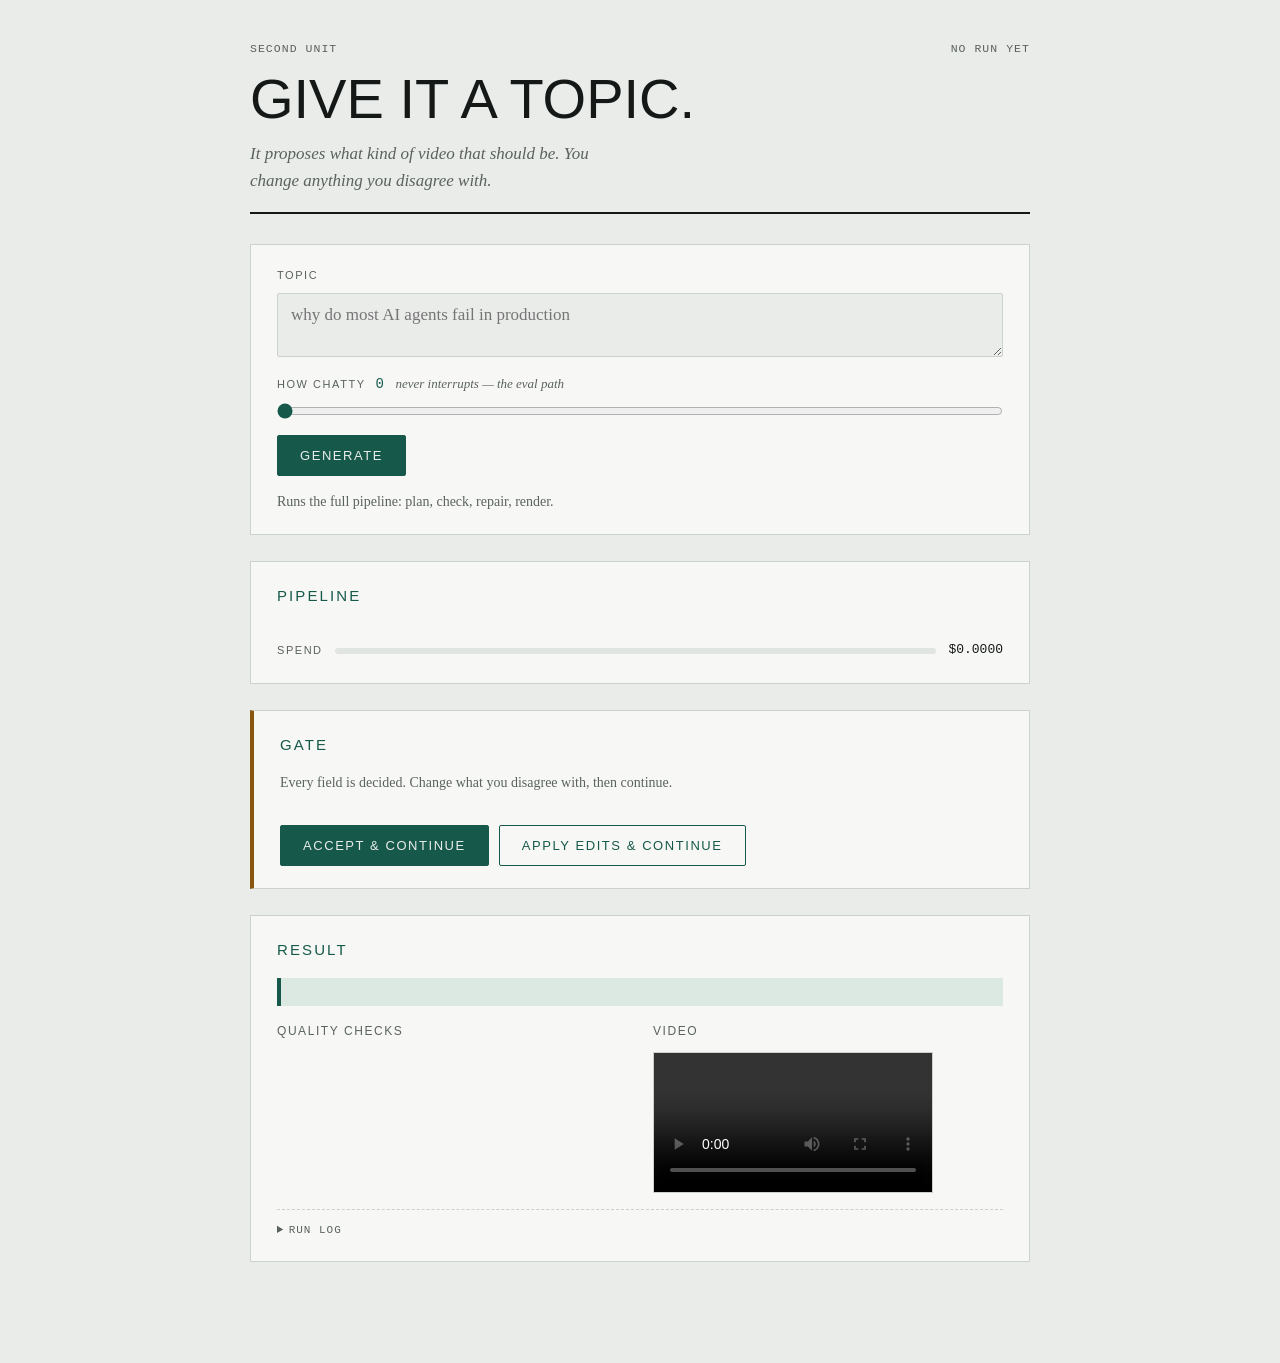
<file: ui/index.html>
<!doctype html>
<html lang="en">
<head>
<meta charset="utf-8">
<meta name="viewport" content="width=device-width, initial-scale=1">
<title>Second Unit</title>
<link rel="stylesheet" href="style.css">
</head>
<body>

<header class="slug">
  <div class="slug-top">
    <span>Second Unit</span>
    <span id="runid">no run yet</span>
  </div>
  <h1>Give it a topic.</h1>
  <p class="sub">It proposes what kind of video that should be. You change anything you disagree with.</p>
</header>

<main>

  <!-- ---------------------------------------------------------- compose -->
  <section class="panel" id="compose">
    <label class="field">
      <span class="lbl">Topic</span>
      <textarea id="topic" rows="2" placeholder="why do most AI agents fail in production"></textarea>
    </label>

    <label class="field">
      <span class="lbl">
        How chatty <output id="invOut">0</output>
        <em id="invHint">never interrupts — the eval path</em>
      </span>
      <input type="range" id="involvement" min="0" max="10" step="1" value="0">
    </label>

    <button id="go">Generate</button>
    <p class="note" id="composeNote">Runs the full pipeline: plan, check, repair, render.</p>
  </section>

  <!-- ---------------------------------------------------------- stages -->
  <section class="panel" id="progress" hidden>
    <h2>Pipeline</h2>
    <ol class="stages" id="stages"></ol>
    <div class="meter">
      <span class="lbl">Spend</span>
      <div class="bar"><div id="spendBar"></div></div>
      <span class="num" id="spendNum">$0.0000</span>
    </div>
  </section>

  <!-- ---------------------------------------------------------- gate -->
  <section class="panel gate" id="gate" hidden>
    <h2 id="gateName">Gate</h2>
    <p class="note">Every field is decided. Change what you disagree with, then continue.</p>
    <div class="grid" id="gateFields"></div>
    <details id="gatePlan" hidden>
      <summary>Show the full proposal</summary>
      <pre id="gateJson"></pre>
    </details>
    <div class="row">
      <button id="accept">Accept &amp; continue</button>
      <button id="applyEdits" class="ghost">Apply edits &amp; continue</button>
    </div>
  </section>

  <!-- ---------------------------------------------------------- result -->
  <section class="panel" id="result" hidden>
    <h2>Result</h2>
    <div class="verdict" id="verdict"></div>

    <div class="split">
      <div>
        <h3>Quality checks</h3>
        <ul class="rules" id="rules"></ul>
      </div>
      <div>
        <h3>Video</h3>
        <video id="video" controls playsinline></video>
        <p class="note" id="videoNote"></p>
      </div>
    </div>

    <details>
      <summary>Run log</summary>
      <pre id="log"></pre>
    </details>
  </section>

</main>

<script src="app.js"></script>
</body>
</html>
</file>
<file: ui/style.css>
/* Second Unit — plain CSS, no framework.
   Same palette as the project docs: cool paper, viridian, film-slate display. */

:root {
  --paper:#EAECEA; --card:#F7F8F6; --card-2:#E1E5E1; --ink:#141917; --mute:#5A625E;
  --rule:#CBD2CD; --accent:#16594A; --accent-sft:#DCE8E2; --amber:#8A5710;
  --amber-sft:#F0E5CF; --rust:#9C3D2C; --rust-sft:#F2DFDA; --code:#E3E7E3;

  --display: Futura, "Avenir Next", "Century Gothic", "Trebuchet MS", sans-serif;
  --body: Charter, "Iowan Old Style", "Palatino Linotype", Georgia, serif;
  --data: "SF Mono", ui-monospace, Menlo, "Roboto Mono", monospace;
}

@media (prefers-color-scheme: dark) {
  :root {
    --paper:#0F1312; --card:#171C1A; --card-2:#202725; --ink:#E4E9E6; --mute:#8D968F;
    --rule:#2B332F; --accent:#56C4A3; --accent-sft:#16302A; --amber:#D6A052;
    --amber-sft:#302719; --rust:#E5836D; --rust-sft:#33201C; --code:#121716;
  }
}

* { box-sizing: border-box; margin: 0; padding: 0; }

body {
  background: var(--paper); color: var(--ink);
  font-family: var(--body); font-size: 17px; line-height: 1.6;
  -webkit-font-smoothing: antialiased;
  max-width: 860px; margin: 0 auto; padding: 0 clamp(18px, 5vw, 40px) 100px;
}

/* ---------------------------------------------------------------- header */

.slug {
  border-bottom: 2px solid var(--ink); padding: 40px 0 18px;
  display: flex; flex-direction: column; gap: 14px;
}
.slug-top {
  font-family: var(--data); font-size: 11.5px; letter-spacing: .09em;
  text-transform: uppercase; color: var(--mute);
  display: flex; flex-wrap: wrap; gap: 8px 20px; justify-content: space-between;
}
h1 {
  font-family: var(--display); font-weight: 500; font-size: clamp(34px, 7vw, 56px);
  line-height: .95; text-transform: uppercase; text-wrap: balance;
}
.sub { color: var(--mute); font-style: italic; max-width: 46ch; }

main { display: flex; flex-direction: column; gap: 26px; padding-top: 30px; }

h2 {
  font-family: var(--display); font-weight: 500; font-size: 15px;
  letter-spacing: .14em; text-transform: uppercase; color: var(--accent);
}
h3 {
  font-family: var(--display); font-weight: 500; font-size: 12px;
  letter-spacing: .13em; text-transform: uppercase; color: var(--mute);
  margin-bottom: 10px;
}

/* ---------------------------------------------------------------- panels */

.panel {
  background: var(--card); border: 1px solid var(--rule);
  padding: 22px clamp(18px, 3vw, 26px);
  display: flex; flex-direction: column; gap: 16px;
}
.panel.gate { border-left: 4px solid var(--amber); }

.note { font-size: 14px; color: var(--mute); line-height: 1.45; }

.field { display: flex; flex-direction: column; gap: 8px; }
.lbl {
  font-family: var(--display); font-size: 11px; letter-spacing: .14em;
  text-transform: uppercase; color: var(--mute);
  display: flex; align-items: baseline; gap: 10px;
}
.lbl em { font-family: var(--body); font-size: 13px; letter-spacing: 0; text-transform: none; }
output {
  font-family: var(--data); font-size: 14px; color: var(--accent);
  font-variant-numeric: tabular-nums;
}

textarea, input[type=text], select {
  font-family: var(--body); font-size: 17px; color: var(--ink);
  background: var(--paper); border: 1px solid var(--rule);
  padding: 11px 13px; border-radius: 2px; width: 100%; resize: vertical;
}
textarea:focus, input:focus, select:focus, button:focus-visible, summary:focus-visible {
  outline: 2px solid var(--accent); outline-offset: 2px;
}

input[type=range] { width: 100%; accent-color: var(--accent); }

button {
  font-family: var(--display); font-size: 13px; letter-spacing: .12em;
  text-transform: uppercase; cursor: pointer;
  background: var(--accent); color: var(--paper);
  border: 1px solid var(--accent); padding: 12px 22px; border-radius: 2px;
  align-self: flex-start;
}
button:hover:not(:disabled) { opacity: .88; }
button:disabled { opacity: .45; cursor: not-allowed; }
button.ghost { background: transparent; color: var(--accent); }

.row { display: flex; flex-wrap: wrap; gap: 10px; }

/* ---------------------------------------------------------------- stages */

.stages { list-style: none; display: flex; flex-direction: column; }
.stages li {
  display: grid; grid-template-columns: 16px 1fr auto;
  gap: 12px; align-items: center;
  padding: 9px 0; border-bottom: 1px solid var(--rule);
  font-family: var(--data); font-size: 13.5px; color: var(--mute);
}
.stages li:last-child { border-bottom: none; }
.dot {
  width: 10px; height: 10px; border-radius: 50%;
  border: 1.5px solid var(--rule); justify-self: center;
}
li[data-state=done]    .dot { background: var(--accent); border-color: var(--accent); }
li[data-state=done]         { color: var(--ink); }
li[data-state=active]  .dot { background: var(--amber); border-color: var(--amber);
                              animation: pulse 1s ease-in-out infinite; }
li[data-state=active]       { color: var(--ink); }
li[data-state=waiting] .dot { background: var(--amber-sft); border-color: var(--amber); }
li[data-state=waiting]      { color: var(--amber); }

@keyframes pulse { 50% { opacity: .35; } }
@media (prefers-reduced-motion: reduce) { .dot { animation: none !important; } }

.cost { font-variant-numeric: tabular-nums; font-size: 12px; }

.meter { display: flex; align-items: center; gap: 12px; }
.bar { flex: 1; height: 6px; background: var(--card-2); border-radius: 3px; overflow: hidden; }
.bar > div { height: 100%; width: 0; background: var(--accent); transition: width .3s; }
.num { font-family: var(--data); font-size: 13px; font-variant-numeric: tabular-nums; }

/* ---------------------------------------------------------------- gate */

.grid {
  display: grid; grid-template-columns: repeat(auto-fit, minmax(150px, 1fr)); gap: 14px;
}

/* ---------------------------------------------------------------- result */

.verdict {
  font-family: var(--display); font-size: clamp(18px, 3vw, 24px);
  text-transform: uppercase; letter-spacing: .03em;
  padding: 14px 18px; border-left: 4px solid var(--accent); background: var(--accent-sft);
}
.verdict.fail { border-left-color: var(--rust); background: var(--rust-sft); color: var(--rust); }
.verdict small {
  display: block; font-family: var(--body); font-size: 14px; text-transform: none;
  letter-spacing: 0; color: var(--mute); margin-top: 4px;
}

.split { display: grid; grid-template-columns: repeat(auto-fit, minmax(260px, 1fr)); gap: 26px; }

.rules { list-style: none; display: flex; flex-direction: column; }
.rules li {
  display: flex; justify-content: space-between; align-items: baseline; gap: 10px;
  padding: 7px 0; border-bottom: 1px solid var(--rule);
  font-family: var(--data); font-size: 13px;
}
.rules li:last-child { border-bottom: none; }
.tag {
  font-size: 10px; letter-spacing: .07em; text-transform: uppercase;
  padding: 2px 7px; border-radius: 2px; border: 1px solid;
}
.tag.pass { color: var(--accent); border-color: var(--accent); background: var(--accent-sft); }
.tag.fail { color: var(--rust);   border-color: var(--rust);   background: var(--rust-sft); }
.tag.na   { color: var(--mute);   border-color: var(--rule);   background: var(--card-2); }

video { width: 100%; max-width: 280px; border: 1px solid var(--rule); background: #000; display: block; }

details { border-top: 1px dashed var(--rule); padding-top: 12px; }
summary {
  font-family: var(--data); font-size: 11px; letter-spacing: .09em;
  text-transform: uppercase; color: var(--mute); cursor: pointer;
}
summary:hover { color: var(--accent); }
pre {
  font-family: var(--data); font-size: 12.5px; line-height: 1.6;
  background: var(--code); border: 1px solid var(--rule);
  padding: 14px 16px; margin-top: 12px; overflow-x: auto; white-space: pre-wrap;
}
</file>
